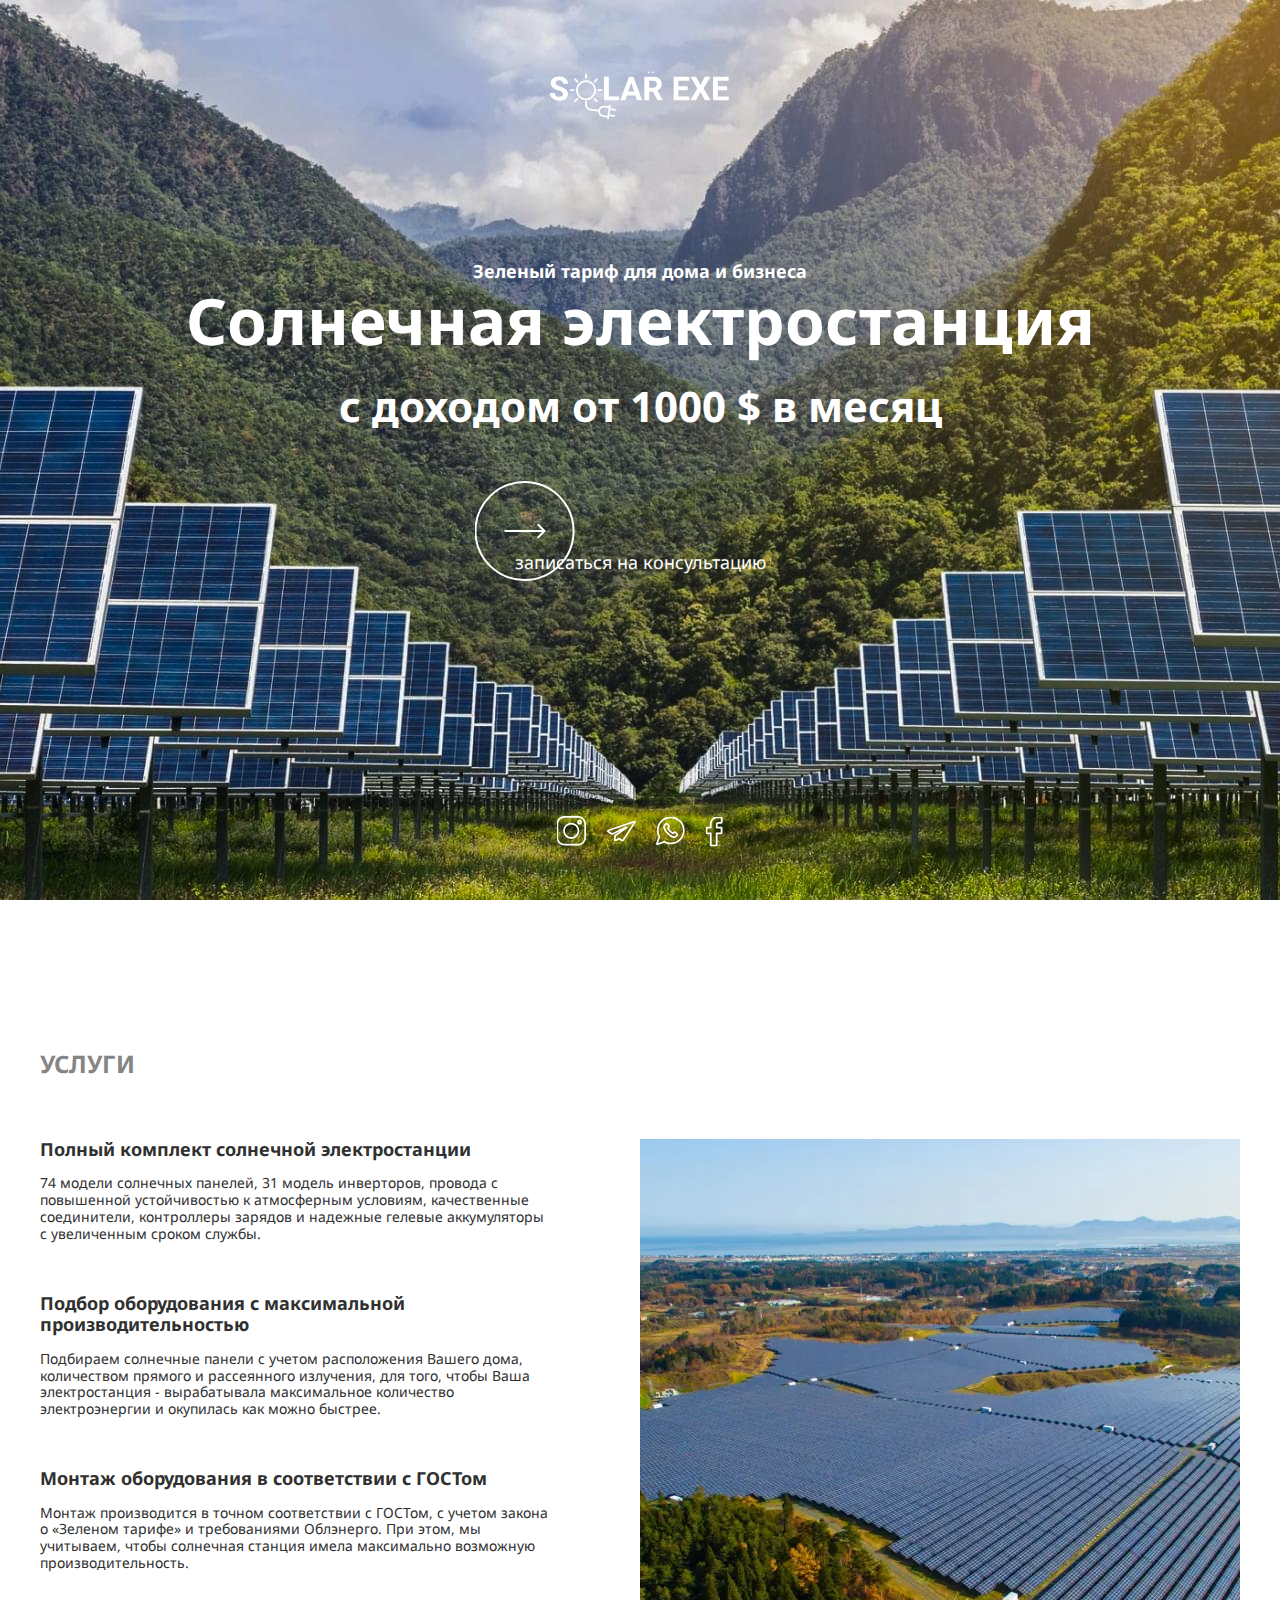
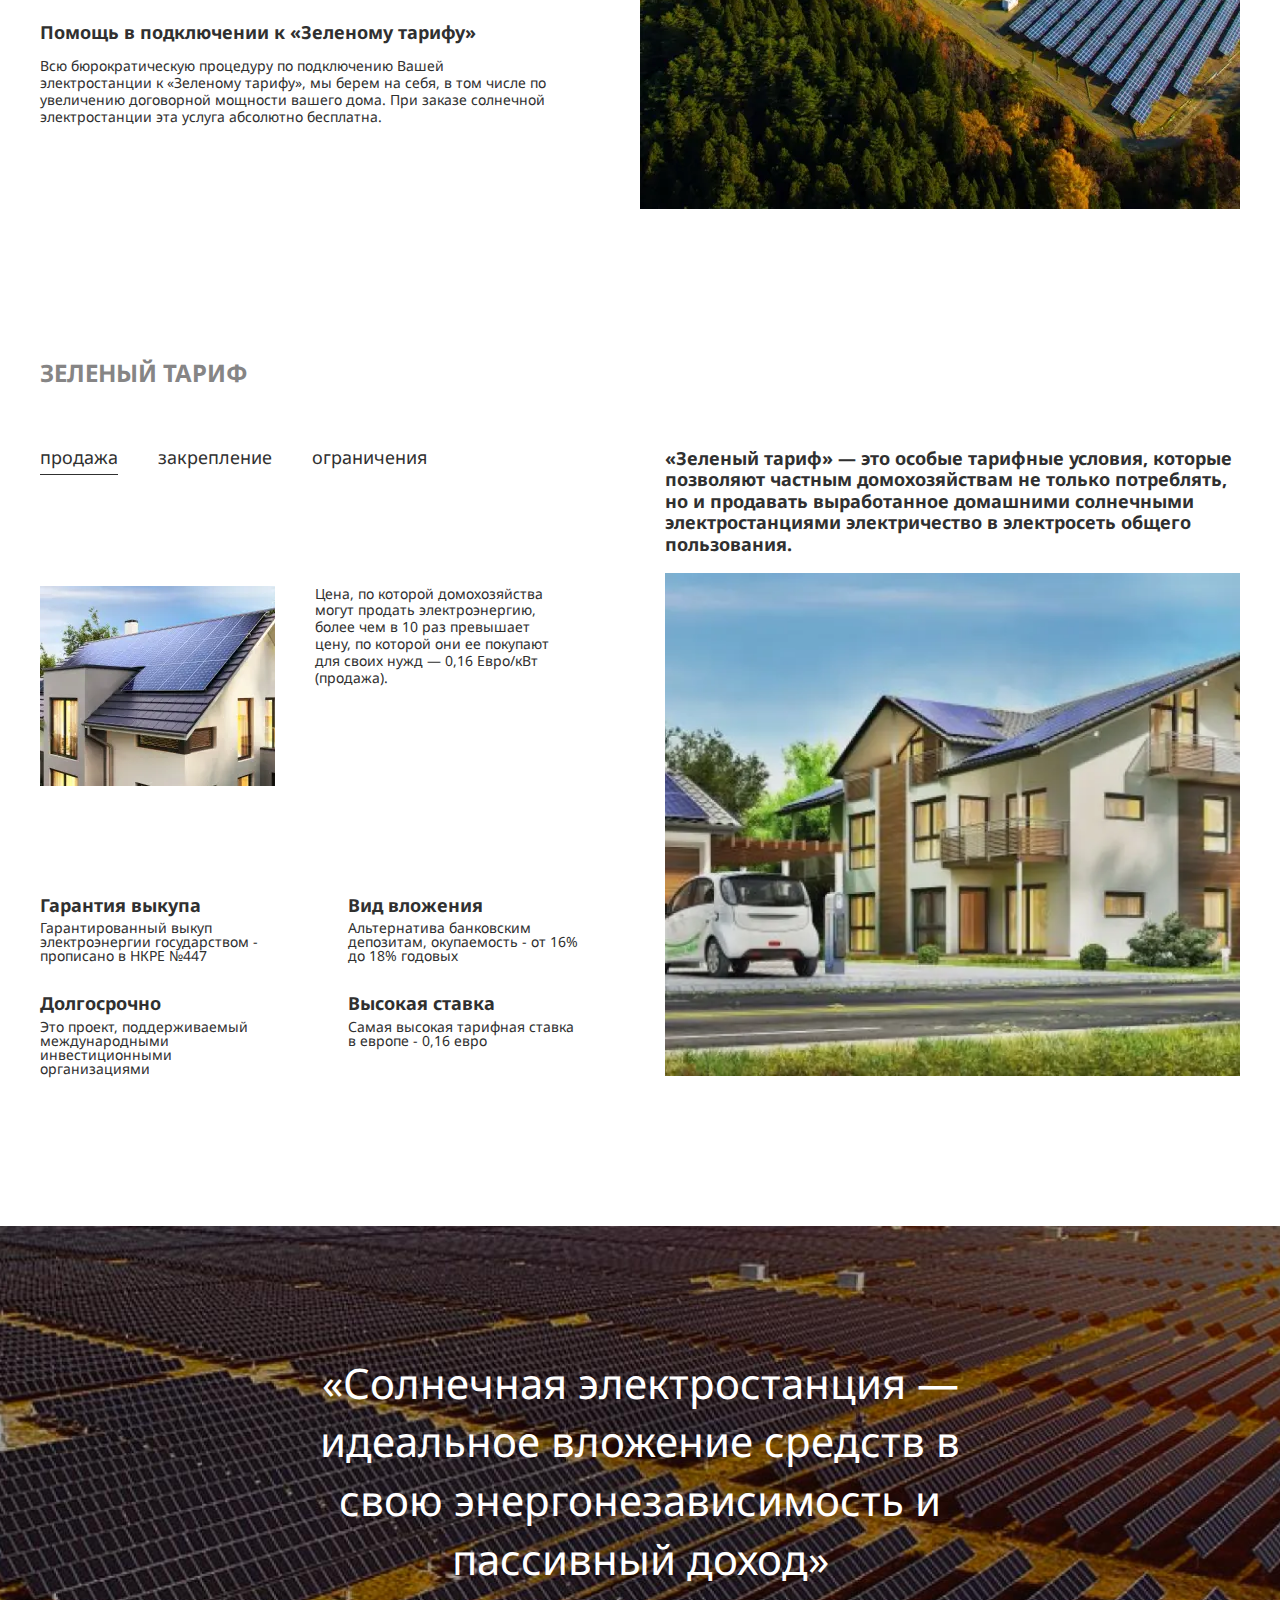
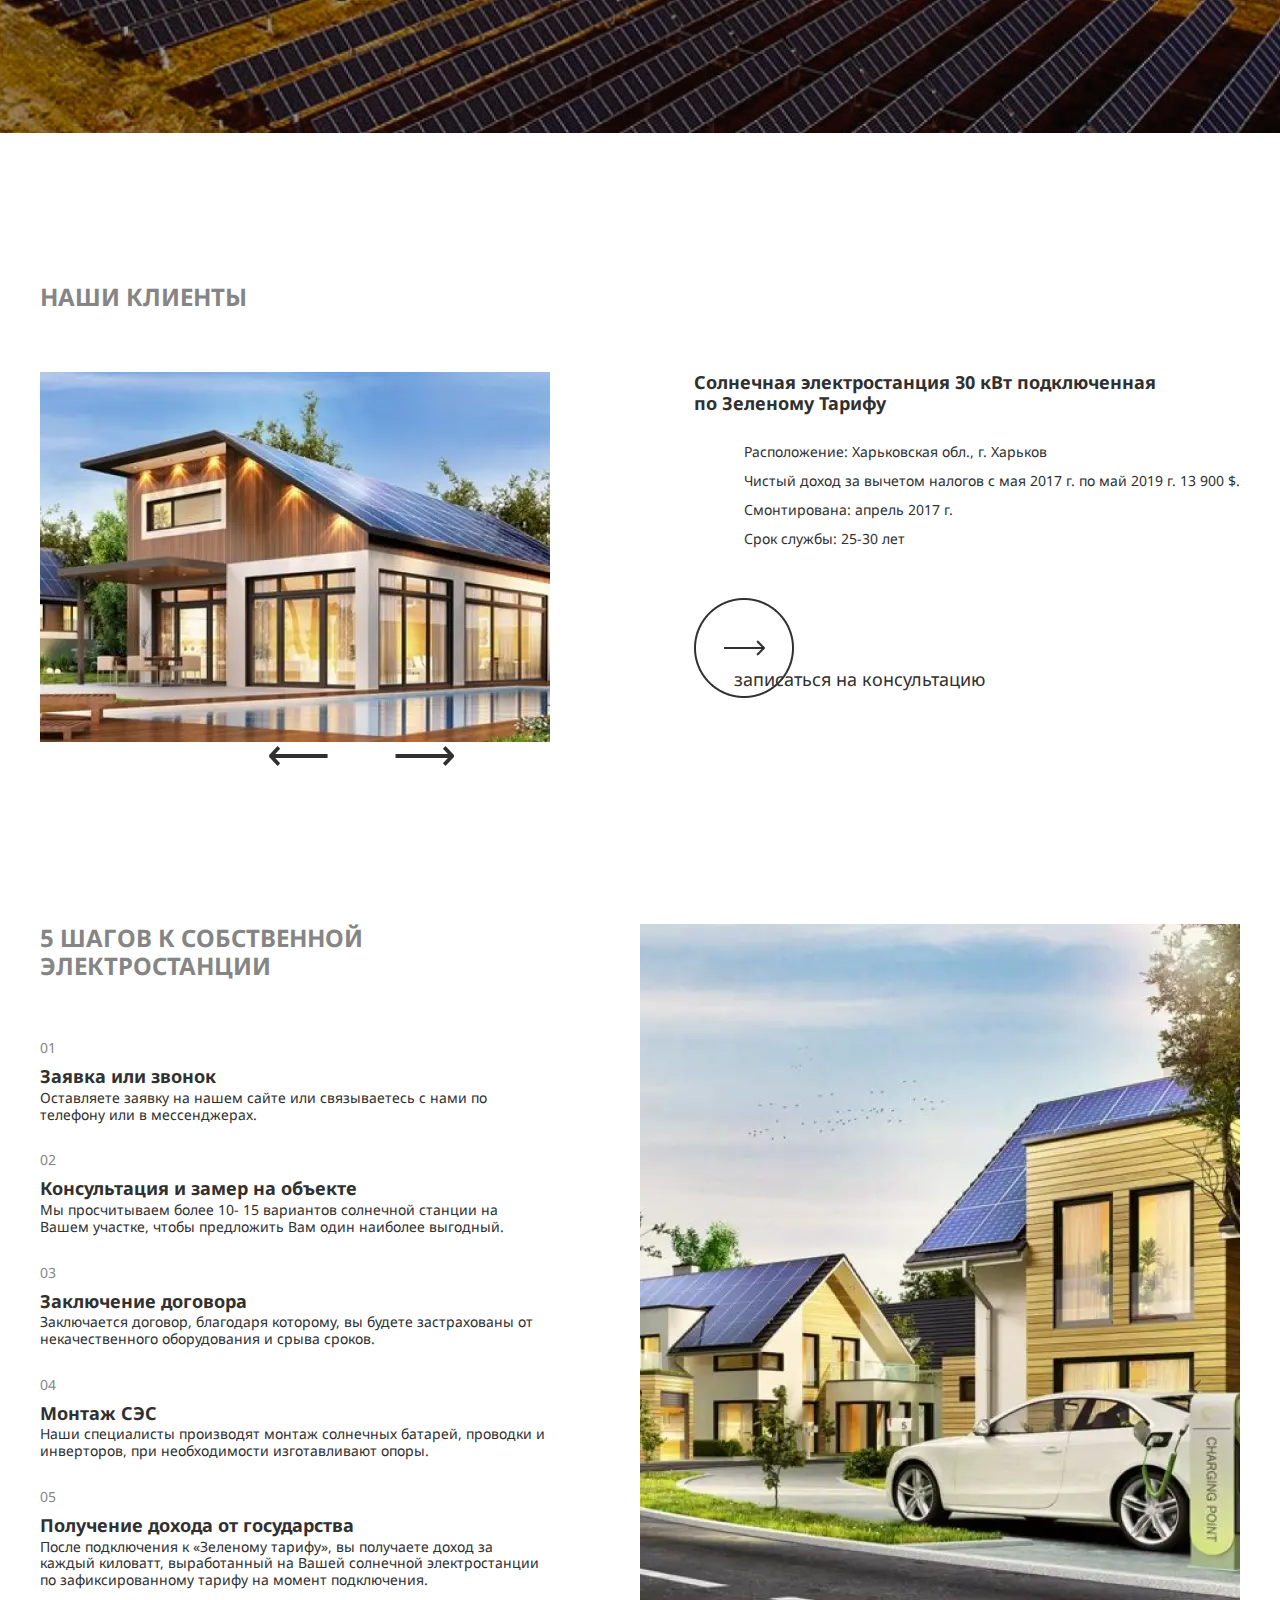
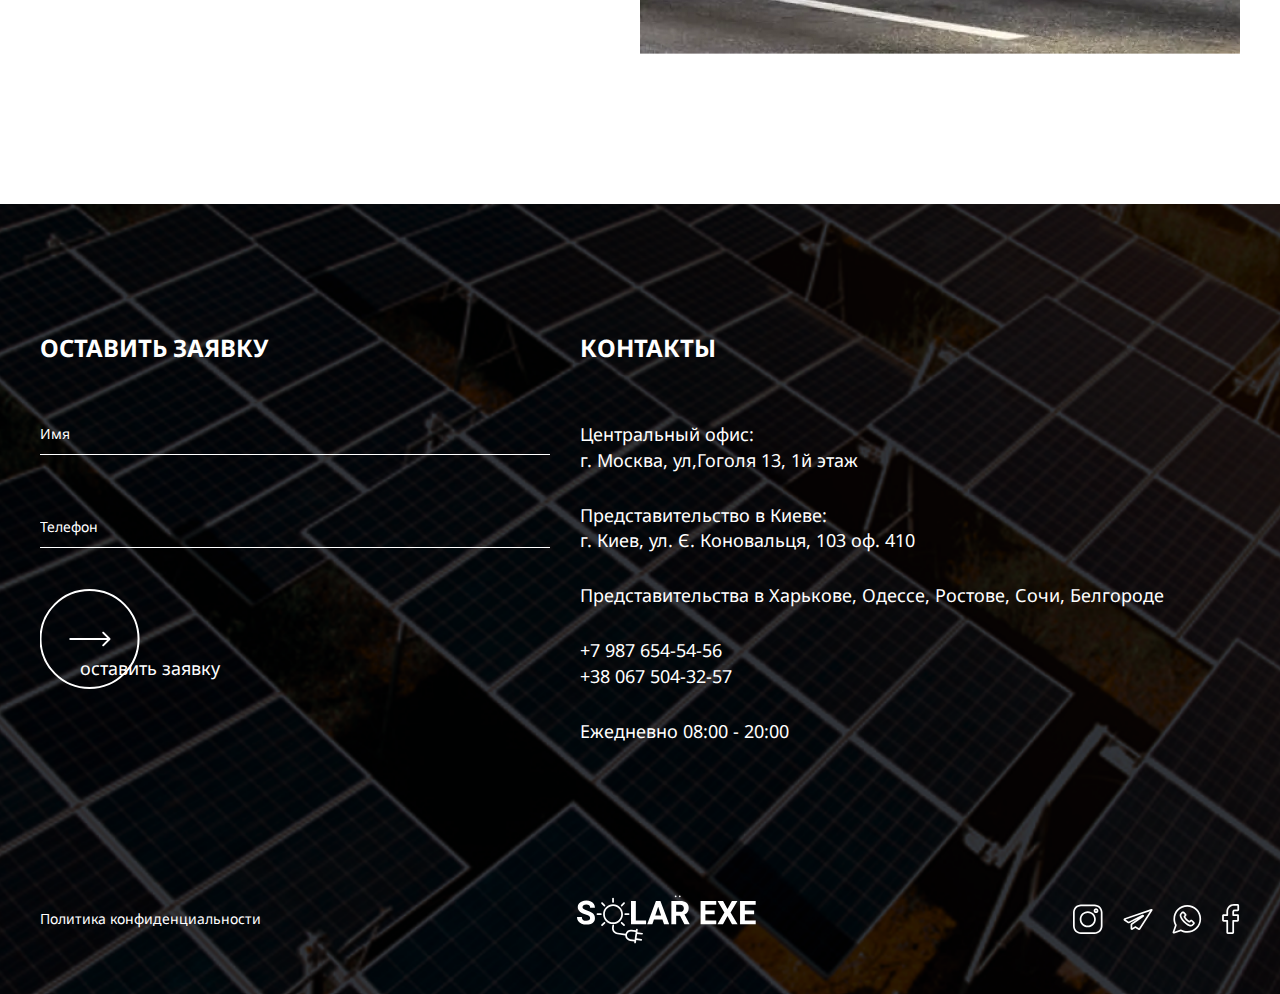
<file: index.html>
<!DOCTYPE html>
<html lang="ru">
	 <head>
	<meta charset="UTF-8">
	<meta http-equiv="X-UA-Compatible" content="IE=edge">
	<meta name="viewport" content="width=device-width, user-scalable=no, user-scalable=0, initial-scale=1.0, maximum-scale=1.0, minimum-scale=1.0 user-scalable=0">
	<meta name="author" content="Hroshev Ivan (grosheff.ivan@gmail.com)">
	<meta name="description" content="This site was created by Hroshev Ivan">
	<title>SOLAR</title>
	<link rel="icon" type="image/x-icon" href="img/favicon.ico">
	<link rel="stylesheet" href="css/style.min.css?_v=20221201212806">
</head>
	<body class="popup__wrapper"> 
		<header class="header">
    <div class="header__container">
        <a class="header__logo" href="#">
            <img class="header__logo-icon" src="img/logo.svg" alt="logo">
        </a>
        <div class="header__content">
            <h2 class="header__suptitle">Зеленый тариф для дома и бизнеса</h2>
            <h1 class="header__title">Солнечная электростанция<br><small>с доходом от 1000 $ в месяц</small></h1>
            <a class="button header__button" href="#footer__form">записаться на консультацию</a>
        </div>
        <div class="header__social">
            <a class="header__social-link" href="#"><img class="header__social-icons" src="img/instagram.svg" alt="Social link"></a>
            <a class="header__social-link" href="#"><img class="header__social-icons" src="img/telegram.svg" alt="Social link"></a>
            <a class="header__social-link" href="#"><img class="header__social-icons" src="img/whatsapp.svg" alt="Social link"></a>
            <a class="header__social-link" href="#"><img class="header__social-icons" src="img/facebook.svg" alt="Social link"></a>
        </div>
    </div>
</header>
		<main>
			<section class="features">
				<div class="features__container">
					<h2 class="features__title">УСЛУГИ</h2>
					<div class="features__inner">
						<div class="features__content">
							<h3 class="title features__content-title">Полный комплект солнечной электростанции</h3>
							<p class="features__content-text">74 модели солнечных панелей, 31 модель инверторов, провода с повышенной устойчивостью к атмосферным условиям, качественные соединители, контроллеры зарядов и надежные гелевые аккумуляторы с увеличенным сроком службы.</p>
							<h3 class="title features__content-title">Подбор оборудования с максимальной производительностью</h3>
							<p class="features__content-text">Подбираем солнечные панели с учетом расположения Вашего дома, количеством прямого и рассеянного излучения, для того, чтобы Ваша электростанция - вырабатывала максимальное количество электроэнергии и окупилась как можно быстрее.</p>
							<h3 class="title features__content-title">Монтаж оборудования в соответствии с ГОСТом</h3>
							<p class="features__content-text">Монтаж производится в точном соответствии с ГОСТом, с учетом закона о «Зеленом тарифе» и требованиями Облэнерго. При этом, мы учитываем, чтобы солнечная станция имела максимально возможную производительность.</p>
							<h3 class="title features__content-title">Помощь в подключении к «Зеленому тарифу»</h3>
							<p class="features__content-text">Всю бюрократическую процедуру по подключению Вашей электростанции к «Зеленому тарифу», мы берем на себя, в том числе по увеличению договорной мощности вашего дома. При заказе солнечной электростанции эта услуга абсолютно бесплатна.</p>
						</div>
						<div class="features__image">
							<picture><source srcset="img/features__img.webp" type="image/webp"><img src="img/features__img.jpg" alt="Solar panels"></picture>
						</div>
					</div>
				</div>
			</section>
			<section class="benefits">
				<div class="benefits__container">
					<h2 class="benefits__title">ЗЕЛЕНЫЙ ТАРИФ</h2>
					<div class="benefits__inner">
						<div class="benefits__wrrap">
							<nav class="benefits__sidebar">
								<ul class="benefits__sidebar-list">
									<li><a class="benefits__sidebar--active sale benefits__sidebar-link" href="#">продажа</a></li>
									<li><a class="installation benefits__sidebar-link" href="#">закрепление</a></li>
									<li><a class="restrictions benefits__sidebar-link" href="#">ограничения</a></li>
								</ul>
								<div class="benefits__sidebar__wrrapper">
									<div class="benefits__sidebar-sale">
										<div class="benefits__sidebar-inner">
											<div class="benefits__sidebar-sale__image">
												<picture><source srcset="img/benefits__sale-img.webp" type="image/webp"><img src="img/benefits__sale-img.jpg" alt="House"></picture>
											</div>
											<p class="benefits__sidebar-sale__text">Цена, по которой домохозяйства могут продать электроэнергию, более чем в 10 раз превышает цену, по которой они ее покупают для своих нужд — 0,16 Евро/кВт (продажа).</p>
										</div>
									</div>
									<div class="benefits__sidebar-installation">
										<p>Закрепление (контент...)</p>
									</div>
									<div class="benefits__sidebar-restrictions">
										<p>Ограничения (контент...)</p>
									</div>
								</div>
							</nav>
							<div class="benefits__list">
								<div class="benefits__list-box">
									<h3 class="title  benefits__item-title">Гарантия выкупа</h3>
									<p class="benefits__item-text">Гарантированный выкуп электроэнергии государством - прописано в НКРЕ №447</p>
								</div>
								<div class="benefits__list-box">
									<h3 class="title  benefits__item-title">Вид вложения</h3>
									<p class="benefits__item-text">Альтернатива банковским депозитам, окупаемость - от 16% до 18% годовых</p>
								</div>
								<div class="benefits__list-box">
									<h3 class="title benefits__item-title">Долгосрочно</h3>
									<p class="benefits__item-text">Это проект, поддерживаемый международными инвестиционными организациями</p>
								</div>
								<div class="benefits__list-box">
									<h3 class="title benefits__item-title">Высокая ставка</h3>
									<p class="benefits__item-text">Самая высокая тарифная ставка в европе - 0,16 евро</p>
								</div>
							</div>
						</div>
						<div class="benefits__content">
							<h3 class="title benefits__content-title">«Зеленый тариф» — это особые тарифные условия, которые позволяют частным домохозяйствам  не только потреблять, но и продавать выработанное домашними солнечными электростанциями электричество в электросеть общего пользования.</h3>
							<div class="benefits__content-image">
								<picture><source srcset="img/benefits__second-img.webp" type="image/webp"><img src="img/benefits__second-img.jpg" alt="Solar panels"></picture>
							</div>
						</div>
					</div>
				</div>
			</section>
			<aside class="promo">
				<div class="promo__container">
					<h4 class="promo__text">«Солнечная электростанция — идеальное вложение средств в свою энергонезависимость и пассивный доход»</h4>
				</div>
			</aside>
			<section class="meta">
				<div class="meta__container">
					<h2 class="meta__title">НАШИ КЛИЕНТЫ</h2>
					<div class="meta__inner">
						<div class="swiper meta__swiper">
							<div class="swiper-wrapper">
								<div class="swiper-slide meta__swiper-slide">
									<picture><source srcset="img/meta__first-img.webp" type="image/webp"><img src="img/meta__first-img.jpg" alt="Solar panels on the roof"></picture>
								</div>
								<div class="swiper-slide meta__swiper-slide">
									<picture><source srcset="img/meta__second-img.webp" type="image/webp"><img src="img/meta__second-img.jpg" alt="Solar panels on the roof"></picture>
								</div>
								<div class="swiper-slide meta__swiper-slide">
									<picture><source srcset="img/meta__third-img.webp" type="image/webp"><img src="img/meta__third-img.jpg" alt="Solar panels on the roof"></picture>
								</div>
								<div class="swiper-slide meta__swiper-slide">
									<picture><source srcset="img/meta__fourth-img.webp" type="image/webp"><img src="img/meta__fourth-img.jpg" alt="Solar panels on the roof"></picture>
								</div>
							</div>
							<div class="swiper-button-prev meta__swiper-button-prev"></div>
							<div class="swiper-button-next meta__swiper-button-next"></div>
						</div>
						<div class="meta__content">
							<h2 class="title meta__content-title">Солнечная электростанция 30 кВт подключенная по Зеленому Тарифу</h2>
							<ul class="meta__content-list">
								<li class="meta__content-item">Расположение: Харьковская обл., г. Харьков</li>
								<li class="meta__content-item">Чистый доход за вычетом налогов с мая 2017 г. по май 2019 г. 13 900 $.</li>
								<li class="meta__content-item">Смонтирована: апрель 2017 г.</li>
								<li class="meta__content-item">Срок службы: 25-30 лет</li>
							</ul>
							<a class="button meta__content-button" href="#footer__form">записаться на консультацию</a>
						</div>
					</div>
				</div>
			</section>
			<section class="more">
				<div class="more__container">
					<div class="more__inner">
						<div class="more__content">
							<h2 class="more__title">5 ШАГОВ К СОБСТВЕННОЙ ЭЛЕКТРОСТАНЦИИ</h2>
							<ul class="more__list">
								<li class="more__item">
									<div class="more__item-number">01</div>
									<h3 class="title more__item-title">Заявка или звонок</h3>
									<p class="more__item-text">Оставляете заявку на нашем сайте или связываетесь с нами по телефону или в мессенджерах.</p>
								</li>
								<li class="more__item">
									<div class="more__item-number">02</div>
									<h3 class="title more__item-title">Консультация и замер на объекте</h3>
									<p class="more__item-text">Мы просчитываем более 10- 15 вариантов солнечной станции на Вашем участке, чтобы предложить Вам один наиболее выгодный.</p>
								</li>
								<li class="more__item">
									<div class="more__item-number">03</div>
									<h3 class="title more__item-title">Заключение договора</h3>
									<p class="more__item-text">Заключается договор, благодаря которому, вы будете застрахованы от некачественного оборудования и срыва сроков.</p>
								</li>
								<li class="more__item">
									<div class="more__item-number">04</div>
									<h3 class="title more__item-title">Монтаж СЭС</h3>
									<p class="more__item-text">Наши специалисты производят монтаж солнечных батарей, проводки и инверторов, при необходимости изготавливают опоры.</p>
								</li>
								<li class="more__item">
									<div class="more__item-number">05</div>
									<h3 class="title more__item-title">Получение дохода от государства</h3>
									<p class="more__item-text">После подключения к «Зеленому тарифу», вы получаете доход за каждый киловатт, выработанный на Вашей солнечной электростанции по зафиксированному тарифу на момент подключения.</p>
								</li>
							</ul>
						</div>
						<div class="more__image">
							<picture><source srcset="img/more__image.webp" type="image/webp"><img src="img/more__image.png" alt="Electric car"></picture>
						</div>
					</div>
				</div>
			</section>
		</main>
		<footer class="footer">
    <div class="footer__container">
        <div class="footer__inner">
            <div class="footer__form" id="footer__form">
                <h2 class="footer__title">ОСТАВИТЬ ЗАЯВКУ</h2>
                <form action="#">
                    <div class="footer__form-name">
                        <label for="get-name"></label>
                        <input id="get-name" type="text" name="get-name" maxlength="20" placeholder="Имя">
                    </div>
                    <div class="footer__form-tel">
                        <label for="get-tel"></label>
                        <input id="get-tel" type="tel" name="get-tel" maxlength="14" placeholder="Телефон">
                    </div>
                    <button class="button footer__form-button">оставить заявку</button>
                </form>
            </div>
            <div class="footer__contacts">
                <h2 class="footer__title">КОНТАКТЫ</h2>
                <h4 class="footer__contacts-text">Центральный офис:<br>г. Москва, ул,Гоголя 13, 1й этаж</h4>
                <h4 class="footer__contacts-text">Представительство в Киеве:<br>г. Киев, ул. Є. Коновальця, 103 оф. 410</h4>
                <h4 class="footer__contacts-text">Представительства в Харькове, Одессе, Ростове, Сочи, Белгороде</h4>
                <div class="footer__contacts-phone">
                    <a class="footer__contacts-tel" href="tel:+79876545456">+7 987 654-54-56</a>
                    <a class="footer__contacts-tel" href="tel:+380675043257">+38 067 504-32-57</a>
                </div>
                <h4 class="footer__contacts-text">Ежедневно 08:00 - 20:00</h4>
            </div>
        </div>
        <div class="footer__bottom">
            <a class="popup-link footer__popup" href="#privacyPolicy">Политика конфиденциальности</a>
            <a class="footer__logo" href="#"><img class="footer__logo-icons" src="img/logo.svg" alt="logo"></a>
            <div class="footer__social">
                <a class="footer__social-link" href="#"><img class="footer__social-icons" src="img/instagram.svg" alt="Social link"></a>
                <a class="footer__social-link" href="#"><img class="footer__social-icons" src="img/telegram.svg" alt="Social link"></a>
                <a class="footer__social-link" href="#"><img class="footer__social-icons" src="img/whatsapp.svg" alt="Social link"></a>
                <a class="footer__social-link" href="#"><img class="footer__social-icons" src="img/facebook.svg" alt="Social link"></a>
            </div>
        </div>
    </div>
</footer>

<!-- Popup -->

<!-- Privacy Policy -->
<div id="privacyPolicy" class="popup">
    <div class="form__body">
        <div class="popup__body">
            <div class="popup__content">
                <a href="#" class="popup__close close-popup"></a>
                <h4 class="popup__title">Privacy Policy and Terms of Use</h4>
                <p class="popup__text">Thank you for visiting our web site. This privacy policy tells you how we use personal information collected at this site. Please read this privacy policy before using Lorem Ipsum or submitting any personal information. By using Lorem Ipsum, you are accepting the practices described in this privacy policy. These practices may be changed, but any changes will be posted and changes will only apply to activities and information on a going forward, not retroactive basis. You are encouraged to review the privacy policy whenever you visit Lorem Ipsum to make sure that you understand how any personal information you provide will be used. Note: the privacy practices set forth in this privacy policy are for Lorem Ipsum only. If you link to other web sites, please review the privacy policies posted at those sites.</p>
                <h4 class="popup__title">COLLECTION OF INFORMATION</h4>
                <p class="popup__text">We collect personally identifiable information, like names, postal addresses, email addresses, etc., when voluntarily submitted by our visitors. The information you provide is only used to fulfill your specific request, unless you give us permission to use it in another manner, for example to add you to one of our mailing lists.</p>
                <h4 class="popup__title">COOKIE/TRACKING TECHNOLOGY</h4>
                <p class="popup__text">The Site may use cookie and tracking technology depending on the features offered. Cookie and tracking technology are useful for gathering information such as browser type and operating system, tracking the number of visitors to Lorem Ipsum, and understanding how visitors use Lorem Ipsum. Cookies can also help customize Lorem Ipsum for visitors. Personal information cannot be collected via cookies and other tracking technology, however, if you previously provided personally identifiable information, cookies may be tied to such information. Aggregate cookie and tracking information may be shared with third parties.</p>
                <h4 class="popup__title">DISTRIBUTION OF INFORMATION</h4>
                <p class="popup__text">We may share information with governmental agencies or other companies assisting us in fraud prevention or investigation. We may do so when: (1) permitted or required by law; or, (2) trying to protect against or prevent actual or potential fraud or unauthorized transactions; or, (3) investigating fraud which has already taken place. The information is not provided to these companies for marketing purposes.</p>
                <h4 class="popup__title">COMMITMENT TO DATA SECURITY</h4>
                <p class="popup__text">Your personally identifiable information is kept secure. Only authorized employees, agents and contractors (who have agreed to keep information secure and confidential) have access to this information. All emails, newsletters and notifications from Lorem Ipsum allow you to opt out of further messages.</p>
            </div>
        </div>
    </div>
</div>
<!-- //Popup -->
		<script src="js/app.min.js?_v=20221201212806"></script>
	</body>
</html>
</file>
<file: css/style.min.css>
@charset "UTF-8";@import url('https://fonts.googleapis.com/css2?family=Noto+Sans:wght@400; 700&display=swap');*{padding:0;margin:0;border:0}body{min-width:320px;overflow-x:hidden;scroll-behavior:smooth}body._lock{overflow:hidden}*,:after,:before{-webkit-box-sizing:border-box;box-sizing:border-box}blockquote,body,dd,dl,figcaption,figure,h1,h2,h3,h4,h5,h6,li,ol[class],p,ul[class]{font-size:inherit;margin:0}html{height:100%;width:100%;font-size:100%;-ms-text-size-adjust:100%;-moz-text-size-adjust:100%;-webkit-text-size-adjust:100%}main{display:block}img{width:100%;max-width:100%;display:block}hr{-webkit-box-sizing:content-box;box-sizing:content-box;height:0;overflow:visible}pre{font-family:monospace,monospace;font-size:1em}abbr[title]{border-bottom:none;text-decoration:underline;-webkit-text-decoration:underline dotted;text-decoration:underline dotted}b,strong{font-weight:bolder}code,kbd,samp{font-family:monospace,monospace;font-size:1em}small{font-size:80%}sub,sup{font-size:75%;line-height:0;position:relative;vertical-align:baseline}sub{bottom:-.25em}sup{top:-.5em}img{border-style:none;max-width:100%;vertical-align:top}a,a:visited{background-color:transparent;text-decoration:none}a:hover{text-decoration:none}button,input,optgroup,select,textarea{font-family:inherit;font-size:100%;line-height:1.15;margin:0}button,input{overflow:visible;cursor:pointer}input::-ms-clear{display:none}button,select{text-transform:none}[type=button],[type=reset],[type=submit],button{-webkit-appearance:button}[type=button]::-moz-focus-inner,[type=reset]::-moz-focus-inner,[type=submit]::-moz-focus-inner,button::-moz-focus-inner{border-style:none;padding:0}[type=button]:-moz-focusring,[type=reset]:-moz-focusring,[type=submit]:-moz-focusring,button:-moz-focusring{outline:1px dotted ButtonText}ol[class],ul[class]{padding:0}ul li{list-style:none}fieldset{padding:.35em .75em .625em}legend{-webkit-box-sizing:border-box;box-sizing:border-box;color:inherit;display:table;max-width:100%;padding:0;white-space:normal}progress{vertical-align:baseline}textarea{overflow:auto}[type=checkbox],[type=radio]{-webkit-box-sizing:border-box;box-sizing:border-box;padding:0}[type=number]::-webkit-inner-spin-button,[type=number]::-webkit-outer-spin-button{height:auto}[type=search]{-webkit-appearance:textfield;outline-offset:-2px}[type=search]::-webkit-search-decoration{-webkit-appearance:none}::-webkit-file-upload-button{-webkit-appearance:button;font:inherit}details{display:block}summary{display:list-item}template{display:none}:active,:focus{outline:0}a:active,a:focus{outline:0}aside,footer,header,nav{display:block}body{font-size:14px;font-family:"Noto Sans",sans-serif;font-weight:400;line-height:1;color:#303030;background-color:#fff}[class*=__container]{width:100%;max-width:1230px;padding:0 15px;margin:0 auto}.title{font-size:18px;font-weight:700;line-height:1.2}.button{position:relative;display:inline-block;font-size:18px;color:#fff;-webkit-transition:opacity .2s ease-in;-o-transition:opacity .2s ease-in;transition:opacity .2s ease-in}.button:hover{opacity:.8}.button::after{content:"";position:absolute;bottom:-10px;left:-40px;width:100px;height:100px;background:url(../img/arrow.svg) 50% 50%/cover no-repeat}@font-face{font-family:swiper-icons;src:url("data:application/font-woff;charset=utf-8;base64, [base64]//wADZ2x5ZgAAAywAAADMAAAD2MHtryVoZWFkAAABbAAAADAAAAA2E2+eoWhoZWEAAAGcAAAAHwAAACQC9gDzaG10eAAAAigAAAAZAAAArgJkABFsb2NhAAAC0AAAAFoAAABaFQAUGG1heHAAAAG8AAAAHwAAACAAcABAbmFtZQAAA/gAAAE5AAACXvFdBwlwb3N0AAAFNAAAAGIAAACE5s74hXjaY2BkYGAAYpf5Hu/j+W2+MnAzMYDAzaX6QjD6/4//Bxj5GA8AuRwMYGkAPywL13jaY2BkYGA88P8Agx4j+/8fQDYfA1AEBWgDAIB2BOoAeNpjYGRgYNBh4GdgYgABEMnIABJzYNADCQAACWgAsQB42mNgYfzCOIGBlYGB0YcxjYGBwR1Kf2WQZGhhYGBiYGVmgAFGBiQQkOaawtDAoMBQxXjg/wEGPcYDDA4wNUA2CCgwsAAAO4EL6gAAeNpj2M0gyAACqxgGNWBkZ2D4/wMA+xkDdgAAAHjaY2BgYGaAYBkGRgYQiAHyGMF8FgYHIM3DwMHABGQrMOgyWDLEM1T9/w8UBfEMgLzE////P/5//f/V/xv+r4eaAAeMbAxwIUYmIMHEgKYAYjUcsDAwsLKxc3BycfPw8jEQA/[base64]/uznmfPFBNODM2K7MTQ45YEAZqGP81AmGGcF3iPqOop0r1SPTaTbVkfUe4HXj97wYE+yNwWYxwWu4v1ugWHgo3S1XdZEVqWM7ET0cfnLGxWfkgR42o2PvWrDMBSFj/IHLaF0zKjRgdiVMwScNRAoWUoH78Y2icB/yIY09An6AH2Bdu/UB+yxopYshQiEvnvu0dURgDt8QeC8PDw7Fpji3fEA4z/PEJ6YOB5hKh4dj3EvXhxPqH/SKUY3rJ7srZ4FZnh1PMAtPhwP6fl2PMJMPDgeQ4rY8YT6Gzao0eAEA409DuggmTnFnOcSCiEiLMgxCiTI6Cq5DZUd3Qmp10vO0LaLTd2cjN4fOumlc7lUYbSQcZFkutRG7g6JKZKy0RmdLY680CDnEJ+UMkpFFe1RN7nxdVpXrC4aTtnaurOnYercZg2YVmLN/d/gczfEimrE/fs/bOuq29Zmn8tloORaXgZgGa78yO9/cnXm2BpaGvq25Dv9S4E9+5SIc9PqupJKhYFSSl47+Qcr1mYNAAAAeNptw0cKwkAAAMDZJA8Q7OUJvkLsPfZ6zFVERPy8qHh2YER+3i/BP83vIBLLySsoKimrqKqpa2hp6+jq6RsYGhmbmJqZSy0sraxtbO3sHRydnEMU4uR6yx7JJXveP7WrDycAAAAAAAH//wACeNpjYGRgYOABYhkgZgJCZgZNBkYGLQZtIJsFLMYAAAw3ALgAeNolizEKgDAQBCchRbC2sFER0YD6qVQiBCv/H9ezGI6Z5XBAw8CBK/m5iQQVauVbXLnOrMZv2oLdKFa8Pjuru2hJzGabmOSLzNMzvutpB3N42mNgZGBg4GKQYzBhYMxJLMlj4GBgAYow/P/PAJJhLM6sSoWKfWCAAwDAjgbRAAB42mNgYGBkAIIbCZo5IPrmUn0hGA0AO8EFTQAA") format("woff");font-weight:400;font-style:normal}:root{--swiper-theme-color:#007aff}.swiper{margin-left:auto;margin-right:auto;position:relative;overflow:hidden;list-style:none;padding:0;z-index:1}.swiper-vertical>.swiper-wrapper{-webkit-box-orient:vertical;-webkit-box-direction:normal;-ms-flex-direction:column;flex-direction:column}.swiper-wrapper{position:relative;width:100%;height:100%;z-index:1;display:-webkit-box;display:-ms-flexbox;display:flex;-webkit-transition-property:-webkit-transform;transition-property:-webkit-transform;-o-transition-property:transform;transition-property:transform;transition-property:transform,-webkit-transform;-webkit-box-sizing:content-box;box-sizing:content-box}.swiper-android .swiper-slide,.swiper-wrapper{-webkit-transform:translate3d(0,0,0);transform:translate3d(0,0,0)}.swiper-pointer-events{-ms-touch-action:pan-y;touch-action:pan-y}.swiper-pointer-events.swiper-vertical{-ms-touch-action:pan-x;touch-action:pan-x}.swiper-slide{-ms-flex-negative:0;flex-shrink:0;width:100%;height:100%;position:relative;-webkit-transition-property:-webkit-transform;transition-property:-webkit-transform;-o-transition-property:transform;transition-property:transform;transition-property:transform,-webkit-transform}.swiper-slide-invisible-blank{visibility:hidden}.swiper-autoheight,.swiper-autoheight .swiper-slide{height:auto}.swiper-autoheight .swiper-wrapper{-webkit-box-align:start;-ms-flex-align:start;align-items:flex-start;-webkit-transition-property:height,-webkit-transform;transition-property:height,-webkit-transform;-o-transition-property:transform,height;transition-property:transform,height;transition-property:transform,height,-webkit-transform}.swiper-backface-hidden .swiper-slide{-webkit-transform:translateZ(0);transform:translateZ(0);-webkit-backface-visibility:hidden;backface-visibility:hidden}.swiper-3d,.swiper-3d.swiper-css-mode .swiper-wrapper{-webkit-perspective:1200px;perspective:1200px}.swiper-3d .swiper-cube-shadow,.swiper-3d .swiper-slide,.swiper-3d .swiper-slide-shadow,.swiper-3d .swiper-slide-shadow-bottom,.swiper-3d .swiper-slide-shadow-left,.swiper-3d .swiper-slide-shadow-right,.swiper-3d .swiper-slide-shadow-top,.swiper-3d .swiper-wrapper{-webkit-transform-style:preserve-3d;transform-style:preserve-3d}.swiper-3d .swiper-slide-shadow,.swiper-3d .swiper-slide-shadow-bottom,.swiper-3d .swiper-slide-shadow-left,.swiper-3d .swiper-slide-shadow-right,.swiper-3d .swiper-slide-shadow-top{position:absolute;left:0;top:0;width:100%;height:100%;pointer-events:none;z-index:10}.swiper-3d .swiper-slide-shadow{background:rgba(0,0,0,.15)}.swiper-3d .swiper-slide-shadow-left{background-image:-webkit-gradient(linear,right top,left top,from(rgba(0,0,0,.5)),to(rgba(0,0,0,0)));background-image:-o-linear-gradient(right,rgba(0,0,0,.5),rgba(0,0,0,0));background-image:linear-gradient(to left,rgba(0,0,0,.5),rgba(0,0,0,0))}.swiper-3d .swiper-slide-shadow-right{background-image:-webkit-gradient(linear,left top,right top,from(rgba(0,0,0,.5)),to(rgba(0,0,0,0)));background-image:-o-linear-gradient(left,rgba(0,0,0,.5),rgba(0,0,0,0));background-image:linear-gradient(to right,rgba(0,0,0,.5),rgba(0,0,0,0))}.swiper-3d .swiper-slide-shadow-top{background-image:-webkit-gradient(linear,left bottom,left top,from(rgba(0,0,0,.5)),to(rgba(0,0,0,0)));background-image:-o-linear-gradient(bottom,rgba(0,0,0,.5),rgba(0,0,0,0));background-image:linear-gradient(to top,rgba(0,0,0,.5),rgba(0,0,0,0))}.swiper-3d .swiper-slide-shadow-bottom{background-image:-webkit-gradient(linear,left top,left bottom,from(rgba(0,0,0,.5)),to(rgba(0,0,0,0)));background-image:-o-linear-gradient(top,rgba(0,0,0,.5),rgba(0,0,0,0));background-image:linear-gradient(to bottom,rgba(0,0,0,.5),rgba(0,0,0,0))}.swiper-css-mode>.swiper-wrapper{overflow:auto;scrollbar-width:none;-ms-overflow-style:none}.swiper-css-mode>.swiper-wrapper::-webkit-scrollbar{display:none}.swiper-css-mode>.swiper-wrapper>.swiper-slide{scroll-snap-align:start start}.swiper-horizontal.swiper-css-mode>.swiper-wrapper{-ms-scroll-snap-type:x mandatory;scroll-snap-type:x mandatory}.swiper-vertical.swiper-css-mode>.swiper-wrapper{-ms-scroll-snap-type:y mandatory;scroll-snap-type:y mandatory}.swiper-centered>.swiper-wrapper::before{content:"";-ms-flex-negative:0;flex-shrink:0;-webkit-box-ordinal-group:10000;-ms-flex-order:9999;order:9999}.swiper-centered.swiper-horizontal>.swiper-wrapper>.swiper-slide:first-child{-webkit-margin-start:var(--swiper-centered-offset-before);margin-inline-start:var(--swiper-centered-offset-before)}.swiper-centered.swiper-horizontal>.swiper-wrapper::before{height:100%;width:var(--swiper-centered-offset-after)}.swiper-centered.swiper-vertical>.swiper-wrapper>.swiper-slide:first-child{-webkit-margin-before:var(--swiper-centered-offset-before);margin-block-start:var(--swiper-centered-offset-before)}.swiper-centered.swiper-vertical>.swiper-wrapper::before{width:100%;height:var(--swiper-centered-offset-after)}.swiper-centered>.swiper-wrapper>.swiper-slide{scroll-snap-align:center center}:root{--swiper-navigation-size:44px}.swiper-button-next,.swiper-button-prev{position:absolute;top:50%;width:calc(var(--swiper-navigation-size)/ 44 * 27);height:var(--swiper-navigation-size);margin-top:calc(0px - var(--swiper-navigation-size)/ 2);z-index:10;cursor:pointer;display:-webkit-box;display:-ms-flexbox;display:flex;-webkit-box-align:center;-ms-flex-align:center;align-items:center;-webkit-box-pack:center;-ms-flex-pack:center;justify-content:center;color:var(--swiper-navigation-color,var(--swiper-theme-color))}.swiper-button-next.swiper-button-disabled,.swiper-button-prev.swiper-button-disabled{opacity:.35;cursor:auto;pointer-events:none}.swiper-button-next.swiper-button-hidden,.swiper-button-prev.swiper-button-hidden{opacity:0;cursor:auto;pointer-events:none}.swiper-navigation-disabled .swiper-button-next,.swiper-navigation-disabled .swiper-button-prev{display:none!important}.swiper-button-next:after,.swiper-button-prev:after{font-family:swiper-icons;font-size:var(--swiper-navigation-size);text-transform:none!important;letter-spacing:0;font-variant:initial;line-height:1}.swiper-button-prev,.swiper-rtl .swiper-button-next{left:10px;right:auto}.swiper-button-prev:after,.swiper-rtl .swiper-button-next:after{content:"prev"}.swiper-button-next,.swiper-rtl .swiper-button-prev{right:10px;left:auto}.swiper-button-next:after,.swiper-rtl .swiper-button-prev:after{content:"next"}.swiper-button-lock{display:none}.swiper-pagination{position:absolute;text-align:center;-webkit-transition:.3s opacity;-o-transition:.3s opacity;transition:.3s opacity;-webkit-transform:translate3d(0,0,0);transform:translate3d(0,0,0);z-index:10}.swiper-pagination.swiper-pagination-hidden{opacity:0}.swiper-pagination-disabled>.swiper-pagination,.swiper-pagination.swiper-pagination-disabled{display:none!important}.swiper-horizontal>.swiper-pagination-bullets,.swiper-pagination-bullets.swiper-pagination-horizontal,.swiper-pagination-custom,.swiper-pagination-fraction{bottom:10px;left:0;width:100%}.swiper-pagination-bullets-dynamic{overflow:hidden;font-size:0}.swiper-pagination-bullets-dynamic .swiper-pagination-bullet{-webkit-transform:scale(.33);-ms-transform:scale(.33);transform:scale(.33);position:relative}.swiper-pagination-bullets-dynamic .swiper-pagination-bullet-active{-webkit-transform:scale(1);-ms-transform:scale(1);transform:scale(1)}.swiper-pagination-bullets-dynamic .swiper-pagination-bullet-active-main{-webkit-transform:scale(1);-ms-transform:scale(1);transform:scale(1)}.swiper-pagination-bullets-dynamic .swiper-pagination-bullet-active-prev{-webkit-transform:scale(.66);-ms-transform:scale(.66);transform:scale(.66)}.swiper-pagination-bullets-dynamic .swiper-pagination-bullet-active-prev-prev{-webkit-transform:scale(.33);-ms-transform:scale(.33);transform:scale(.33)}.swiper-pagination-bullets-dynamic .swiper-pagination-bullet-active-next{-webkit-transform:scale(.66);-ms-transform:scale(.66);transform:scale(.66)}.swiper-pagination-bullets-dynamic .swiper-pagination-bullet-active-next-next{-webkit-transform:scale(.33);-ms-transform:scale(.33);transform:scale(.33)}.swiper-pagination-bullet{width:var(--swiper-pagination-bullet-width,var(--swiper-pagination-bullet-size,8px));height:var(--swiper-pagination-bullet-height,var(--swiper-pagination-bullet-size,8px));display:inline-block;border-radius:50%;background:var(--swiper-pagination-bullet-inactive-color,#000);opacity:var(--swiper-pagination-bullet-inactive-opacity,.2)}button.swiper-pagination-bullet{border:none;margin:0;padding:0;-webkit-box-shadow:none;box-shadow:none;-webkit-appearance:none;-moz-appearance:none;appearance:none}.swiper-pagination-clickable .swiper-pagination-bullet{cursor:pointer}.swiper-pagination-bullet:only-child{display:none!important}.swiper-pagination-bullet-active{opacity:var(--swiper-pagination-bullet-opacity,1);background:var(--swiper-pagination-color,var(--swiper-theme-color))}.swiper-pagination-vertical.swiper-pagination-bullets,.swiper-vertical>.swiper-pagination-bullets{right:10px;top:50%;-webkit-transform:translate3d(0,-50%,0);transform:translate3d(0,-50%,0)}.swiper-pagination-vertical.swiper-pagination-bullets .swiper-pagination-bullet,.swiper-vertical>.swiper-pagination-bullets .swiper-pagination-bullet{margin:var(--swiper-pagination-bullet-vertical-gap,6px) 0;display:block}.swiper-pagination-vertical.swiper-pagination-bullets.swiper-pagination-bullets-dynamic,.swiper-vertical>.swiper-pagination-bullets.swiper-pagination-bullets-dynamic{top:50%;-webkit-transform:translateY(-50%);-ms-transform:translateY(-50%);transform:translateY(-50%);width:8px}.swiper-pagination-vertical.swiper-pagination-bullets.swiper-pagination-bullets-dynamic .swiper-pagination-bullet,.swiper-vertical>.swiper-pagination-bullets.swiper-pagination-bullets-dynamic .swiper-pagination-bullet{display:inline-block;-webkit-transition:.2s top,.2s -webkit-transform;transition:.2s top,.2s -webkit-transform;-o-transition:.2s transform,.2s top;transition:.2s transform,.2s top;transition:.2s transform,.2s top,.2s -webkit-transform}.swiper-horizontal>.swiper-pagination-bullets .swiper-pagination-bullet,.swiper-pagination-horizontal.swiper-pagination-bullets .swiper-pagination-bullet{margin:0 var(--swiper-pagination-bullet-horizontal-gap,4px)}.swiper-horizontal>.swiper-pagination-bullets.swiper-pagination-bullets-dynamic,.swiper-pagination-horizontal.swiper-pagination-bullets.swiper-pagination-bullets-dynamic{left:50%;-webkit-transform:translateX(-50%);-ms-transform:translateX(-50%);transform:translateX(-50%);white-space:nowrap}.swiper-horizontal>.swiper-pagination-bullets.swiper-pagination-bullets-dynamic .swiper-pagination-bullet,.swiper-pagination-horizontal.swiper-pagination-bullets.swiper-pagination-bullets-dynamic .swiper-pagination-bullet{-webkit-transition:.2s left,.2s -webkit-transform;transition:.2s left,.2s -webkit-transform;-o-transition:.2s transform,.2s left;transition:.2s transform,.2s left;transition:.2s transform,.2s left,.2s -webkit-transform}.swiper-horizontal.swiper-rtl>.swiper-pagination-bullets-dynamic .swiper-pagination-bullet{-webkit-transition:.2s right,.2s -webkit-transform;transition:.2s right,.2s -webkit-transform;-o-transition:.2s transform,.2s right;transition:.2s transform,.2s right;transition:.2s transform,.2s right,.2s -webkit-transform}.swiper-pagination-progressbar{background:rgba(0,0,0,.25);position:absolute}.swiper-pagination-progressbar .swiper-pagination-progressbar-fill{background:var(--swiper-pagination-color,var(--swiper-theme-color));position:absolute;left:0;top:0;width:100%;height:100%;-webkit-transform:scale(0);-ms-transform:scale(0);transform:scale(0);-webkit-transform-origin:left top;-ms-transform-origin:left top;transform-origin:left top}.swiper-rtl .swiper-pagination-progressbar .swiper-pagination-progressbar-fill{-webkit-transform-origin:right top;-ms-transform-origin:right top;transform-origin:right top}.swiper-horizontal>.swiper-pagination-progressbar,.swiper-pagination-progressbar.swiper-pagination-horizontal,.swiper-pagination-progressbar.swiper-pagination-vertical.swiper-pagination-progressbar-opposite,.swiper-vertical>.swiper-pagination-progressbar.swiper-pagination-progressbar-opposite{width:100%;height:4px;left:0;top:0}.swiper-horizontal>.swiper-pagination-progressbar.swiper-pagination-progressbar-opposite,.swiper-pagination-progressbar.swiper-pagination-horizontal.swiper-pagination-progressbar-opposite,.swiper-pagination-progressbar.swiper-pagination-vertical,.swiper-vertical>.swiper-pagination-progressbar{width:4px;height:100%;left:0;top:0}.swiper-pagination-lock{display:none}.header{margin-bottom:150px;padding:70px 0 38px 0;position:relative;height:100vh;text-align:center;background:url(../img/header__background.jpg) 50% 50%/cover no-repeat}.header__logo{display:-webkit-box;display:-ms-flexbox;display:flex;-webkit-box-pack:center;-ms-flex-pack:center;justify-content:center;-webkit-box-align:center;-ms-flex-align:center;align-items:center}.header__logo-icon{width:100%;max-width:182px;height:auto}.header__content{margin-top:140px;color:#fff}.header__suptitle{font-size:18px;line-height:1.2}.header__title{font-size:64px;font-weight:700;line-height:77px}.header__title small{font-size:42px}.header__button{margin-top:109px;font-size:18px}.header__social{position:absolute;bottom:38px;left:50%;margin-right:-50%;-webkit-transform:translate(-50%,-50%);-ms-transform:translate(-50%,-50%);transform:translate(-50%,-50%);width:100%;max-width:167px;display:-webkit-box;display:-ms-flexbox;display:flex;-webkit-box-pack:justify;-ms-flex-pack:justify;justify-content:space-between;-webkit-box-align:center;-ms-flex-align:center;align-items:center;-webkit-column-gap:10px;-moz-column-gap:10px;column-gap:10px}.header__social-icons{width:100%;max-width:30px;height:auto;-webkit-transition:opacity .2s ease-in;-o-transition:opacity .2s ease-in;transition:opacity .2s ease-in}.header__social-icons:hover{opacity:.8}.features{margin-bottom:150px}.features__inner{display:-webkit-box;display:-ms-flexbox;display:flex;-webkit-box-pack:justify;-ms-flex-pack:justify;justify-content:space-between;gap:20px}.features__content{width:100%;max-width:510px}.features__title{margin-bottom:60px;font-size:24px;font-weight:700;color:#868585;line-height:1.2;text-transform:uppercase}.features__content-title{margin-bottom:15px}.features__content-text{line-height:1.2}.features__content-text:not(:last-child){margin-bottom:50px}.features__image{width:100%;max-width:600px;height:auto}.benefits{margin-bottom:150px}.benefits__title{margin-bottom:60px;font-size:24px;font-weight:700;color:#868585;line-height:1.2;text-transform:uppercase}.benefits__inner{display:-webkit-box;display:-ms-flexbox;display:flex;-webkit-box-pack:justify;-ms-flex-pack:justify;justify-content:space-between;gap:50px}.benefits__wrrap{width:100%;min-width:400px;display:-webkit-box;display:-ms-flexbox;display:flex;-webkit-box-pack:justify;-ms-flex-pack:justify;justify-content:space-between;-webkit-box-orient:vertical;-webkit-box-direction:normal;-ms-flex-direction:column;flex-direction:column}.benefits__sidebar{margin-bottom:100px}.benefits__sidebar-list{display:-webkit-box;display:-ms-flexbox;display:flex;-webkit-box-align:center;-ms-flex-align:center;align-items:center;-ms-flex-wrap:wrap;flex-wrap:wrap;gap:40px}.benefits__sidebar-link{position:relative;font-size:18px;color:#303030;-webkit-transition:opacity .2s ease-in;-o-transition:opacity .2s ease-in;transition:opacity .2s ease-in}.benefits__sidebar-link:hover{opacity:.8}.benefits__sidebar--active::after{position:absolute;content:"";margin-top:5px;width:100%;left:0;height:1px;background-color:#303030;top:100%}.benefits__sidebar__wrrapper{margin-top:120px}.benefits__sidebar-installation{display:none}.benefits__sidebar-restrictions{display:none}.benefits__sidebar-inner{display:-webkit-box;display:-ms-flexbox;display:flex;-webkit-column-gap:40px;-moz-column-gap:40px;column-gap:40px}.benefits__sidebar-sale__image{width:100%;max-width:235px;height:auto}.benefits__sidebar-sale__text{width:100%;max-width:235px;line-height:1.2}.benefits__list{display:-ms-grid;display:grid;-ms-grid-columns:1fr 1fr;grid-template-columns:1fr 1fr;-ms-grid-rows:1fr 1fr;grid-template-rows:1fr 1fr;row-gap:16px;-webkit-column-gap:40px;-moz-column-gap:40px;column-gap:40px}.benefits__list-box{width:100%;max-width:235px}.benefits__item-title{margin-bottom:5px}.benefits__content{width:100%;max-width:600px}.benefits__content-title{margin-bottom:17px}.benefits__content-image{width:100%;max-width:600px;height:auto}.promo{margin-bottom:150px;width:100%;text-align:center;background:url(../img/aside__background-image.jpg) 50% 50%/cover no-repeat}.promo__text{margin:0 auto;padding:128px 0 144px 0;font-size:42px;font-weight:400;width:100%;max-width:675px;line-height:1.4;color:#fff}.meta{margin-bottom:150px}.meta__title{margin-bottom:60px;font-size:24px;font-weight:700;color:#868585;line-height:1.2;text-transform:uppercase}.meta__inner{display:-webkit-box;display:-ms-flexbox;display:flex;-webkit-box-pack:justify;-ms-flex-pack:justify;justify-content:space-between;gap:20px}.meta__swiper{margin:0;width:100%;max-width:510px;height:auto}.meta__swiper-slide{margin-bottom:32px;width:100%;width:510px;height:auto}.meta__swiper-button-next,.meta__swiper-button-prev{height:4px;top:100%}.meta__swiper-button-prev{left:48%}.meta__swiper-button-prev::after{content:"⟵";color:#303030}.meta__swiper-button-next{right:22%}.meta__swiper-button-next::after{content:"⟶";color:#303030}.meta__content-title{margin-bottom:30px;width:100%;max-width:478px;color:#303030}.meta__content-item{margin-left:50px}.meta__content-item:not(:last-child){margin-bottom:15px}.meta__content-button{margin:124px 0 0 40px;color:#303030}.meta__content-button::after{content:"";position:absolute;bottom:-10px;left:-40px;width:100px;height:100px;background:url(../img/meta__button-arrow.png) 50% 50%/cover no-repeat}.more{margin-bottom:150px}.more__inner{display:-webkit-box;display:-ms-flexbox;display:flex;-webkit-box-pack:justify;-ms-flex-pack:justify;justify-content:space-between;gap:20px}.more__content{width:100%;max-width:510px}.more__title{margin-bottom:60px;font-size:24px;font-weight:700;color:#868585;line-height:1.2;text-transform:uppercase}.more__item:not(:last-child){margin-bottom:30px}.more__item-number{color:#868585}.more__item-title{margin:11px 0 2px 0}.more__item-text{line-height:1.2}.more__image{width:100%;max-width:600px;min-width:450px;height:auto}.footer{padding:70px 0 49px 0;background:url(../img/footer__background.png) 50% 50%/cover no-repeat}.footer__inner{display:-webkit-box;display:-ms-flexbox;display:flex;-webkit-box-pack:justify;-ms-flex-pack:justify;justify-content:space-between;-webkit-box-align:start;-ms-flex-align:start;align-items:flex-start;gap:30px}.footer__form{width:100%;max-width:510px}.footer__title{margin-bottom:30px;font-size:24px;font-weight:700;line-height:1.2;text-transform:uppercase;color:#fff;margin-top:60px}.footer__form-name{margin-top:60px}.footer__form-name input{padding-bottom:11px;font-size:18px;width:100%;border-bottom:1px solid #fff;color:#fff;background-color:transparent}.footer__form-name input:active{color:#fff}.footer__form-name input::-webkit-input-placeholder{font-size:14px;color:#fff}.footer__form-name input::-moz-placeholder{font-size:14px;color:#fff}.footer__form-name input:-ms-input-placeholder{font-size:14px;color:#fff}.footer__form-name input::-ms-input-placeholder{font-size:14px;color:#fff}.footer__form-name input::placeholder{font-size:14px;color:#fff}.footer__form-tel{margin:60px 0 110px 0}.footer__form-tel input{padding-bottom:11px;font-size:18px;width:100%;border-bottom:1px solid #fff;color:#fff;background-color:transparent}.footer__form-tel input:active{color:#fff}.footer__form-tel input::-webkit-input-placeholder{font-size:14px;color:#fff}.footer__form-tel input::-moz-placeholder{font-size:14px;color:#fff}.footer__form-tel input:-ms-input-placeholder{font-size:14px;color:#fff}.footer__form-tel input::-ms-input-placeholder{font-size:14px;color:#fff}.footer__form-tel input::placeholder{font-size:14px;color:#fff}.footer__form-button{margin-left:40px;font-size:18px;background-color:transparent}.footer__contacts{width:100%;min-width:400px;font-size:18px;display:-webkit-box;display:-ms-flexbox;display:flex;-webkit-box-pack:justify;-ms-flex-pack:justify;justify-content:space-between;-webkit-box-orient:vertical;-webkit-box-direction:normal;-ms-flex-direction:column;flex-direction:column;gap:30px;line-height:1.4;color:#fff}.footer__contacts-text{font-weight:400}.footer__contacts-tel{display:block;font-weight:400;color:#fff}.footer__bottom{margin-top:150px;display:-webkit-box;display:-ms-flexbox;display:flex;-webkit-box-pack:justify;-ms-flex-pack:justify;justify-content:space-between;-webkit-box-align:center;-ms-flex-align:center;align-items:center;gap:20px}.footer__popup{color:#fff;-webkit-transition:opacity .2s ease-in;-o-transition:opacity .2s ease-in;transition:opacity .2s ease-in}.footer__popup:hover{opacity:.8}.footer__logo-icons{width:182px;height:51px}.footer__social{width:100%;max-width:167px;display:-webkit-box;display:-ms-flexbox;display:flex;-webkit-box-pack:justify;-ms-flex-pack:justify;justify-content:space-between;-webkit-box-align:center;-ms-flex-align:center;align-items:center;-webkit-column-gap:10px;-moz-column-gap:10px;column-gap:10px}.footer__social-icons{width:100%;max-width:30px;height:auto;-webkit-transition:opacity .2s ease-in;-o-transition:opacity .2s ease-in;transition:opacity .2s ease-in}.footer__social-icons:hover{opacity:.8}.popup{position:fixed;width:100%;height:100%;background-color:rgba(0,0,0,.8);top:0;left:0;opacity:0;visibility:hidden;overflow-y:auto;overflow-x:hidden;z-index:50;-webkit-transition:all .8s ease 0s;-o-transition:all .8s ease 0s;transition:all .8s ease 0s}.popup__body{min-height:100%;display:-webkit-box;display:-ms-flexbox;display:flex;-webkit-box-pack:center;-ms-flex-pack:center;justify-content:center;-webkit-box-align:center;-ms-flex-align:center;align-items:center;padding:30px 10px}.popup__content{max-width:850px;padding:50px;background-color:#e5e5e5;position:relative;opacity:0;-webkit-transform:translate(0,-100%);-ms-transform:translate(0,-100%);transform:translate(0,-100%);-webkit-transition:all .8s ease 0s;-o-transition:all .8s ease 0s;transition:all .8s ease 0s}.popup__close{position:absolute;top:15px;right:15px;width:30px;height:30px;opacity:.6;-webkit-transition:opacity .2s linear;-o-transition:opacity .2s linear;transition:opacity .2s linear}.popup__close:hover{opacity:1}.popup__close::after,.popup__close::before{position:absolute;content:"";left:15px;height:15px;width:2px;background-color:#000}.popup__close::before{-webkit-transform:rotate(45deg);-ms-transform:rotate(45deg);transform:rotate(45deg)}.popup__close::after{-webkit-transform:rotate(-45deg);-ms-transform:rotate(-45deg);transform:rotate(-45deg)}.popup__title{margin-bottom:12px;font-size:22px;color:#000;text-transform:uppercase}.popup__text{font-size:18px;color:#303030}.popup__text:not(:last-child){margin-bottom:8px}.popup.open{opacity:1;visibility:visible}.popup.open .popup__content{opacity:1;-webkit-transform:translate(0,0);-ms-transform:translate(0,0);transform:translate(0,0)}@media (max-width:992px){.meta__content-item{margin-left:0}}@media (max-width:768px){.header{padding:40px 0 20px 0;margin-bottom:60px}.header__content{margin-top:100px}.features{margin-bottom:60px}.features__inner{-webkit-box-orient:vertical;-webkit-box-direction:normal;-ms-flex-direction:column;flex-direction:column}.features__content{max-width:100%}.features__title{margin-bottom:30px}.features__content-text:not(:last-child){margin-bottom:20px}.benefits{margin-bottom:60px}.benefits__title{margin-bottom:30px}.benefits__inner{-webkit-box-orient:vertical;-webkit-box-direction:normal;-ms-flex-direction:column;flex-direction:column}.benefits__wrrap{min-width:auto}.benefits__sidebar{margin-bottom:50px}.benefits__sidebar__wrrapper{margin-top:60px}.benefits__content{max-width:none}.promo{margin-bottom:60px}.promo__text{padding:70px 0 80px 0;font-size:24px}.meta{margin-bottom:60px}.meta__title{margin-bottom:30px}.meta__inner{-webkit-box-orient:vertical;-webkit-box-direction:reverse;-ms-flex-direction:column-reverse;flex-direction:column-reverse;gap:40px}.meta__content-title{max-width:none}.more{margin-bottom:60px}.more__inner{-webkit-box-orient:vertical;-webkit-box-direction:normal;-ms-flex-direction:column;flex-direction:column}.more__content{max-width:none}.more__title{margin-bottom:30px}.more__image{min-width:auto}.footer{padding:40px 0 20px 0}.footer__inner{-webkit-box-orient:vertical;-webkit-box-direction:reverse;-ms-flex-direction:column-reverse;flex-direction:column-reverse;gap:60px}.footer__title{margin:0}.footer__form-name{margin-top:30px}.footer__contacts{min-width:100%}.footer__bottom{margin-top:60px;-webkit-box-orient:vertical;-webkit-box-direction:reverse;-ms-flex-direction:column-reverse;flex-direction:column-reverse}.popup__content{padding:20px}}@media (max-width:576px){.header__title{font-size:32px;line-height:1.2}.header__title small{font-size:20px}.benefits__sidebar-list{-webkit-box-orient:vertical;-webkit-box-direction:normal;-ms-flex-direction:column;flex-direction:column;-webkit-box-align:start;-ms-flex-align:start;align-items:flex-start}.benefits__sidebar-inner{-webkit-box-orient:vertical;-webkit-box-direction:normal;-ms-flex-direction:column;flex-direction:column;gap:20px}.benefits__sidebar-sale__text{max-width:none}.benefits__list{-ms-grid-columns:1fr;grid-template-columns:1fr;-ms-grid-rows:1fr;grid-template-rows:1fr;gap:20px}.benefits__list-box{max-width:none}}
</file>
